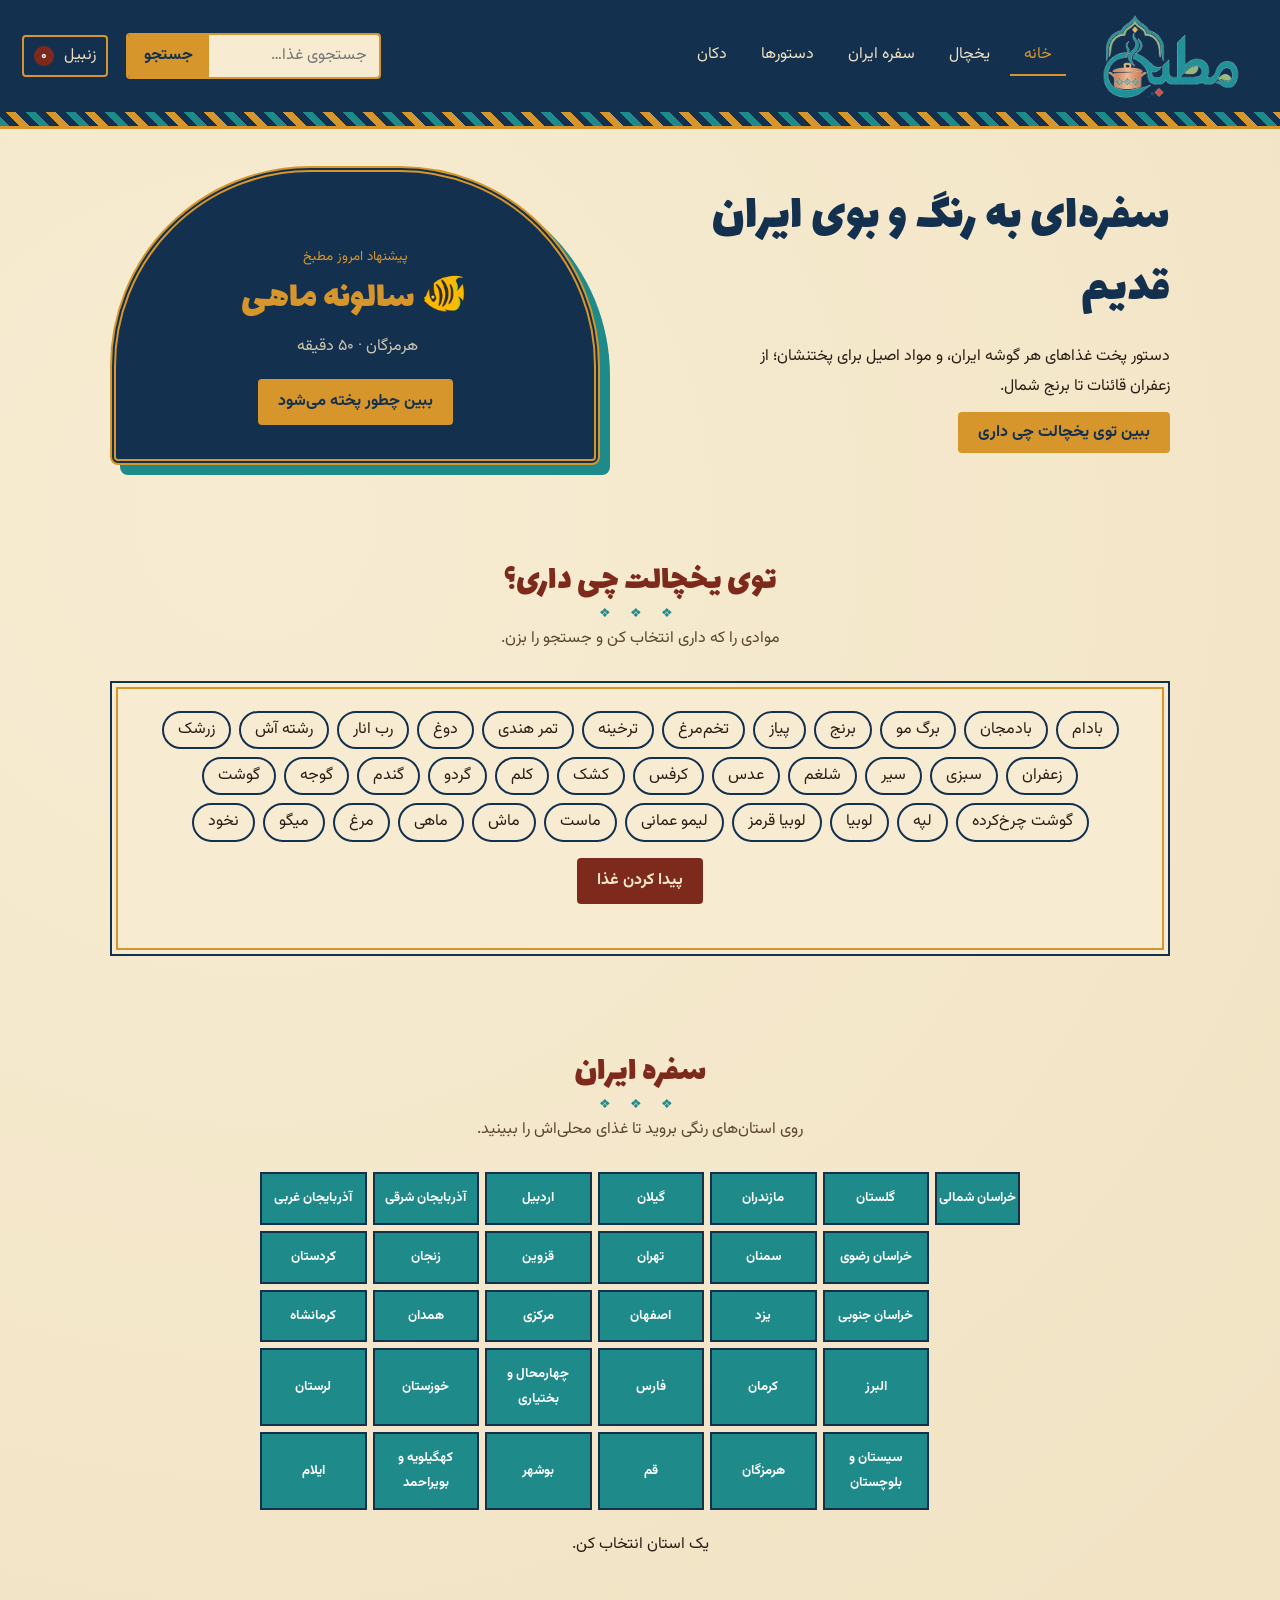
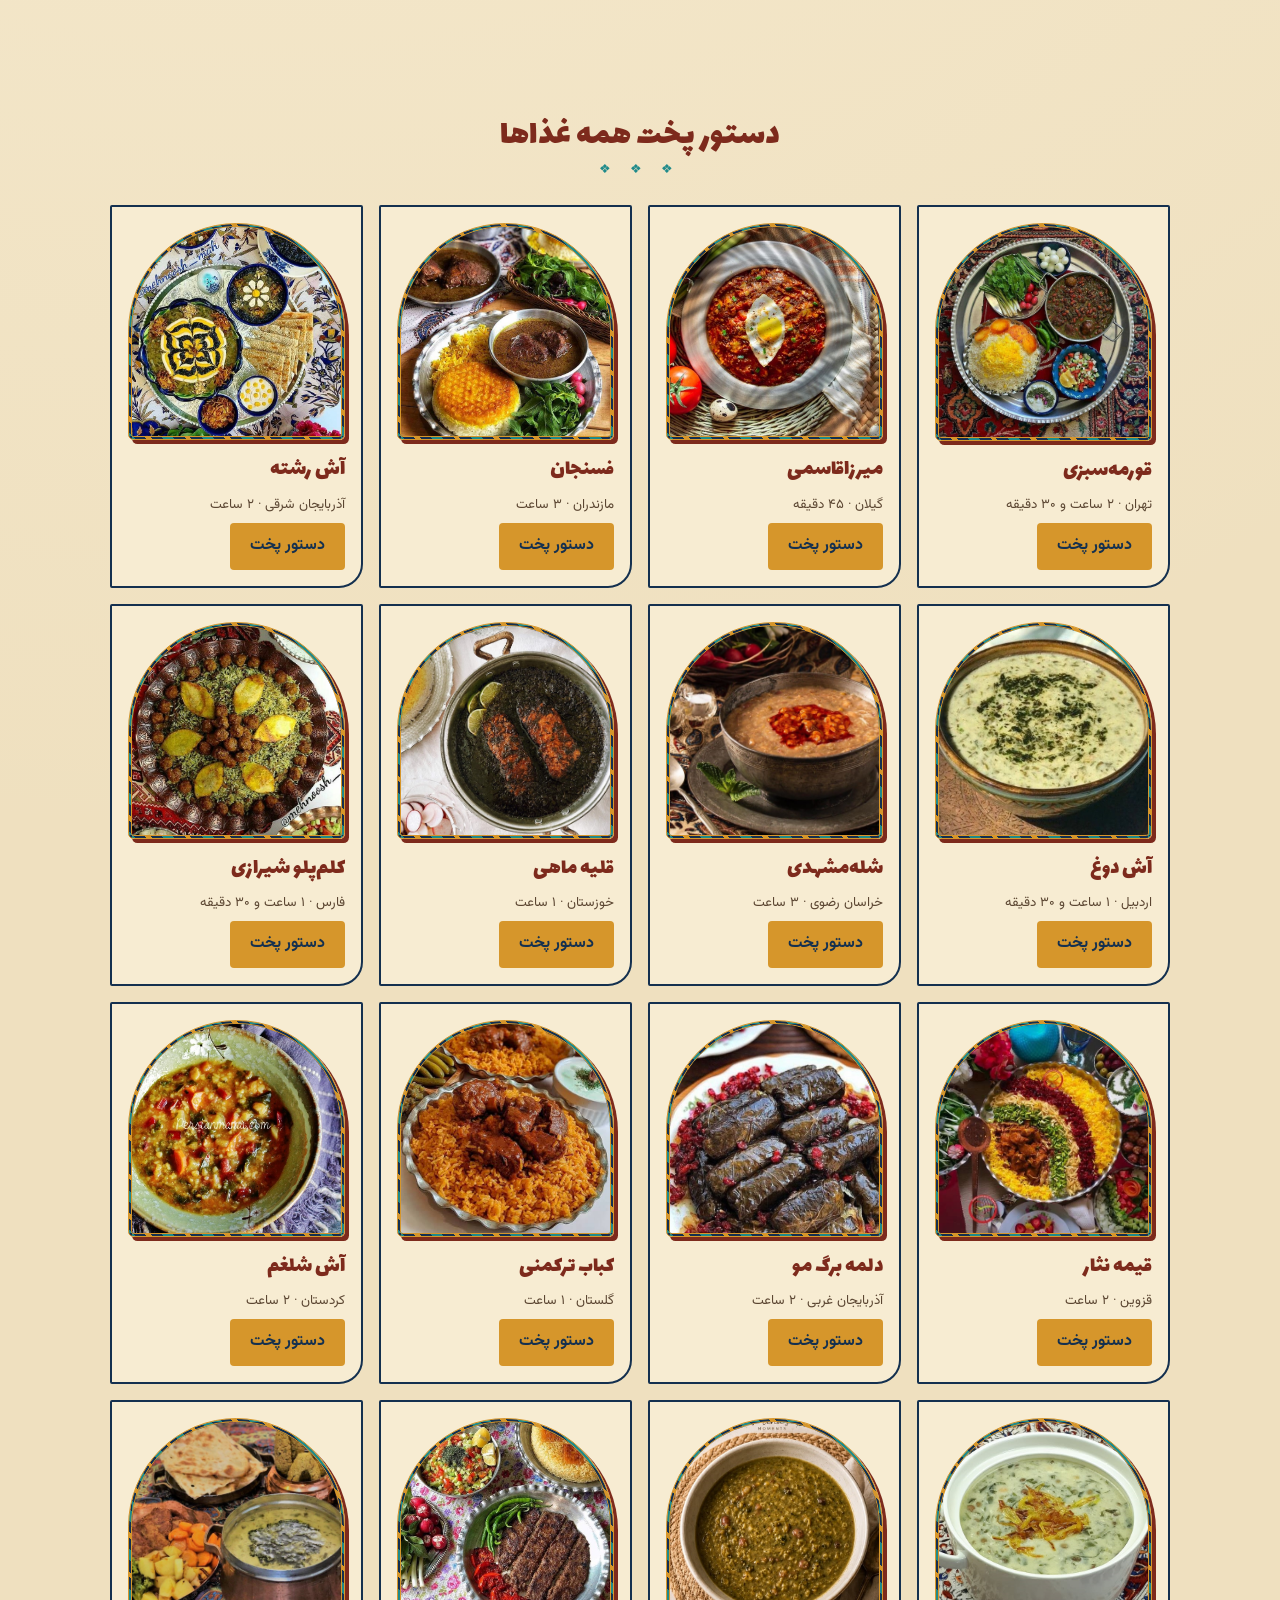
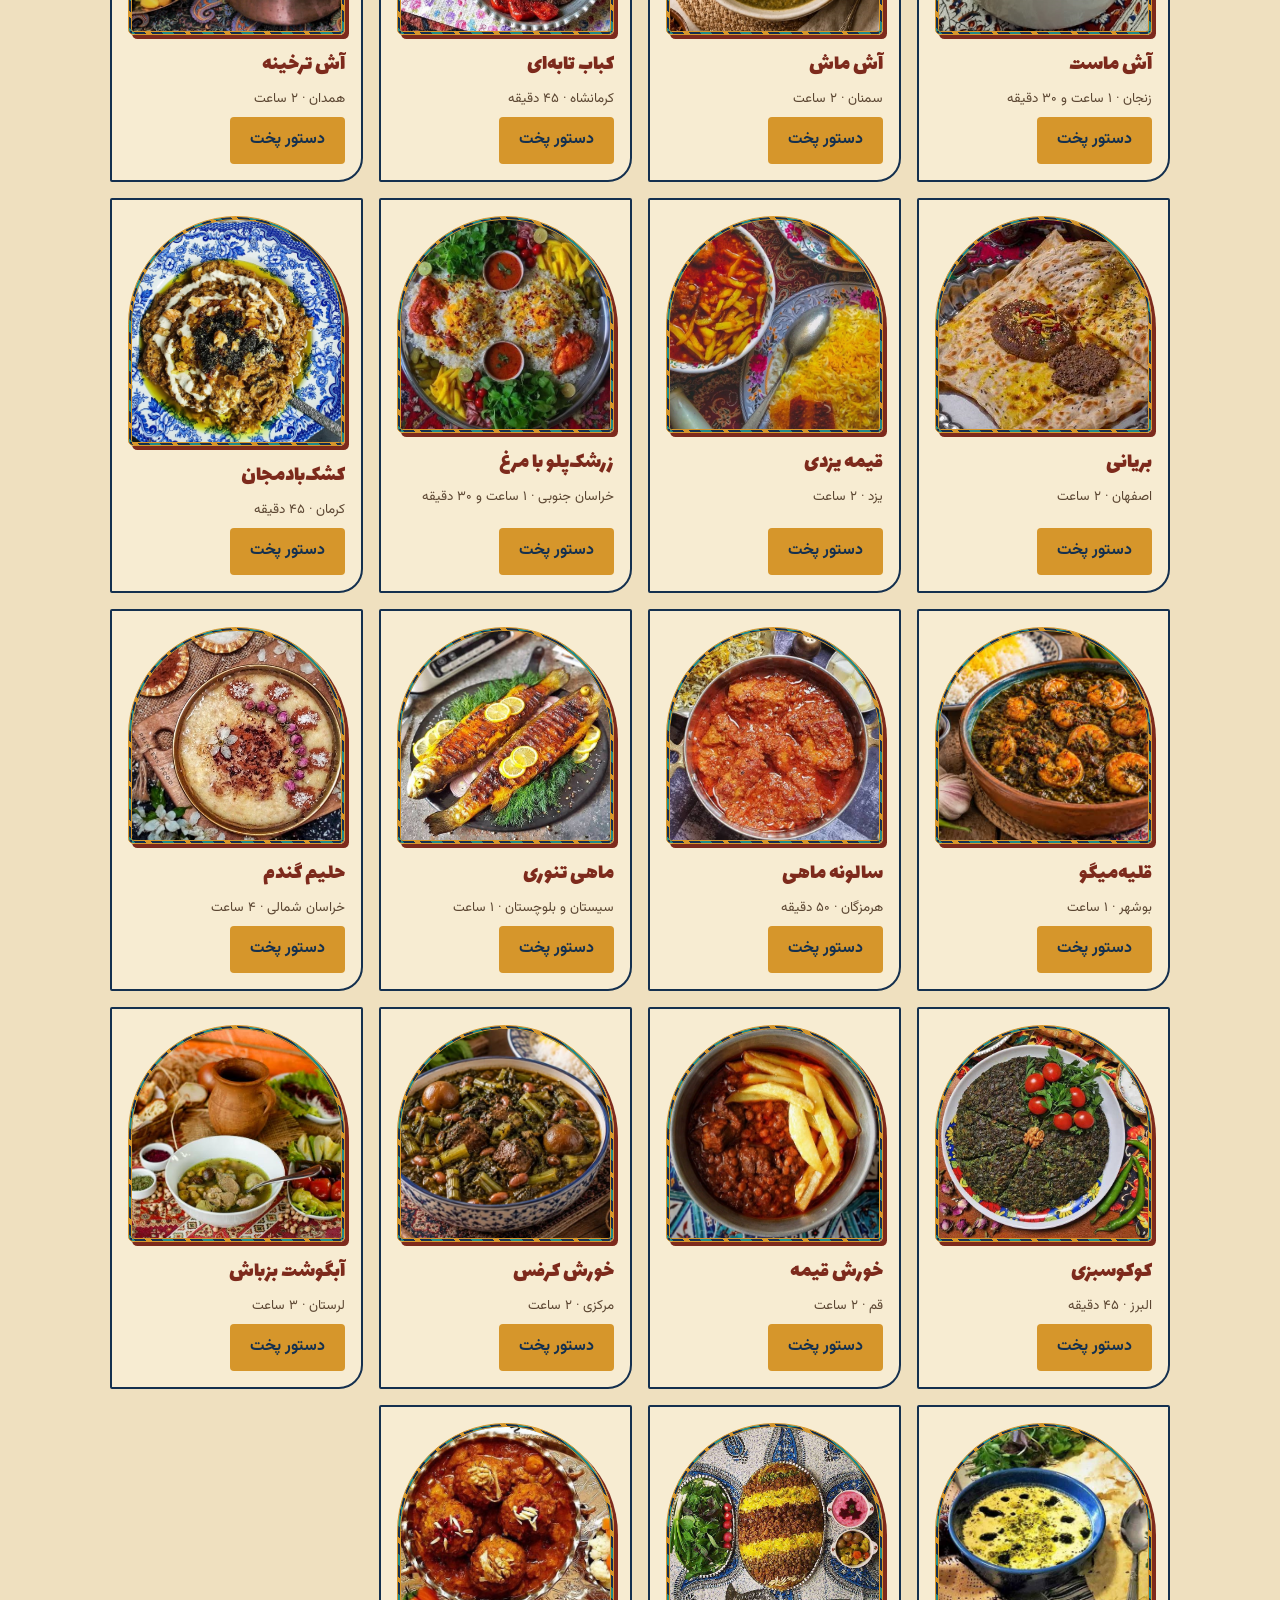
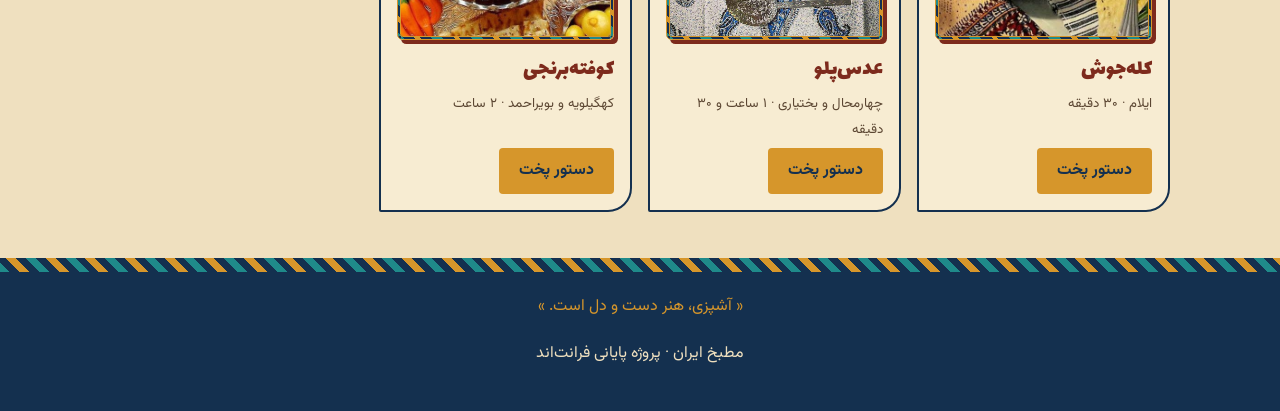
<file: index.html>
<!doctype html>
<html dir="rtl" lang="fa">
 <head>
  <meta charset="utf-8"/>
  <meta content="width=device-width,initial-scale=1" name="viewport"/>
  <title>
   مطبخ ایران
  </title>
  <link href="https://fonts.googleapis.com/css2?family=Lalezar&amp;family=Vazirmatn:wght@400;700&amp;display=swap" rel="stylesheet"/>
  <link href="style.css" rel="stylesheet"/>
 </head>
 <body>
  <nav>
   <div class="nav">
    <a class="logo has-img" href="index.html"><img src="assest/images/logo.png" alt="مطبخ ایران"></a>
    <div class="links">
     <a class="on" href="index.html">
      خانه
     </a>
     <a href="#fridge">
      یخچال
     </a>
     <a href="#sofre">
      سفره ایران
     </a>
     <a href="#recipes">
      دستورها
     </a>
     <a href="shop.html" rel="noopener" target="_blank">
      دکان
     </a>
    </div>
    <form class="search" id="sf" role="search">
     <input aria-label="جستجوی غذا" id="q" placeholder="جستجوی غذا…"/>
     <button>
      جستجو
     </button>
    </form>
    <a class="cart" href="shop.html" rel="noopener" target="_blank">
     زنبیل
     <b id="cb">
      ۰
     </b>
    </a>
   </div>
   <div class="kashi">
   </div>
  </nav>
  <section class="hero">
   <div>
    <h1>
     سفره‌ای به رنگ و بوی ایران قدیم
    </h1>
    <p>
     دستور پخت غذاهای هر گوشه ایران، و مواد اصیل برای پختنشان؛ از زعفران قائنات تا برنج شمال.
    </p>
    <a class="btn" href="#fridge">
     ببین توی یخچالت چی داری
    </a>
   </div>
   <div class="arch" id="pick">
   </div>
  </section>
  <section id="fridge">
   <div class="title">
    <h2>
     توی یخچالت چی داری؟
    </h2>
    <p>
     موادی را که داری انتخاب کن و جستجو را بزن.
    </p>
   </div>
   <div class="panel" id="fridge2">
    <div class="chips" id="chips">
    </div>
    <p style="text-align:center">
     <button class="btn dark" id="go">
      پیدا کردن غذا
     </button>
    </p>
    <div class="res" id="fres">
    </div>
   </div>
  </section>
  <section id="sofre">
   <div class="title">
    <h2>
     سفره ایران
    </h2>
    <p>
     روی استان‌های رنگی بروید تا غذای محلی‌اش را ببینید.
    </p>
   </div>
   <div class="map" id="map">
   </div>
   <div id="prov">
    <p>
     یک استان انتخاب کن.
    </p>
   </div>
  </section>
  <section id="recipes">
   <div class="title">
    <h2>
     دستور پخت همه غذاها
    </h2>
   </div>
   <div class="res" id="all">
   </div>
  </section>
  <footer>
   <div class="kashi" style="margin:-26px -14px 20px">
   </div>
   <q>
    آشپزی، هنر دست و دل است.
   </q>
   <p>
    مطبخ ایران · پروژه پایانی فرانت‌اند
   </p>
  </footer>
  <dialog id="rd">
  </dialog>
  <script src="data.js">
  </script>
  <script src="app.js">
  </script>
 </body>
</html>
</file>
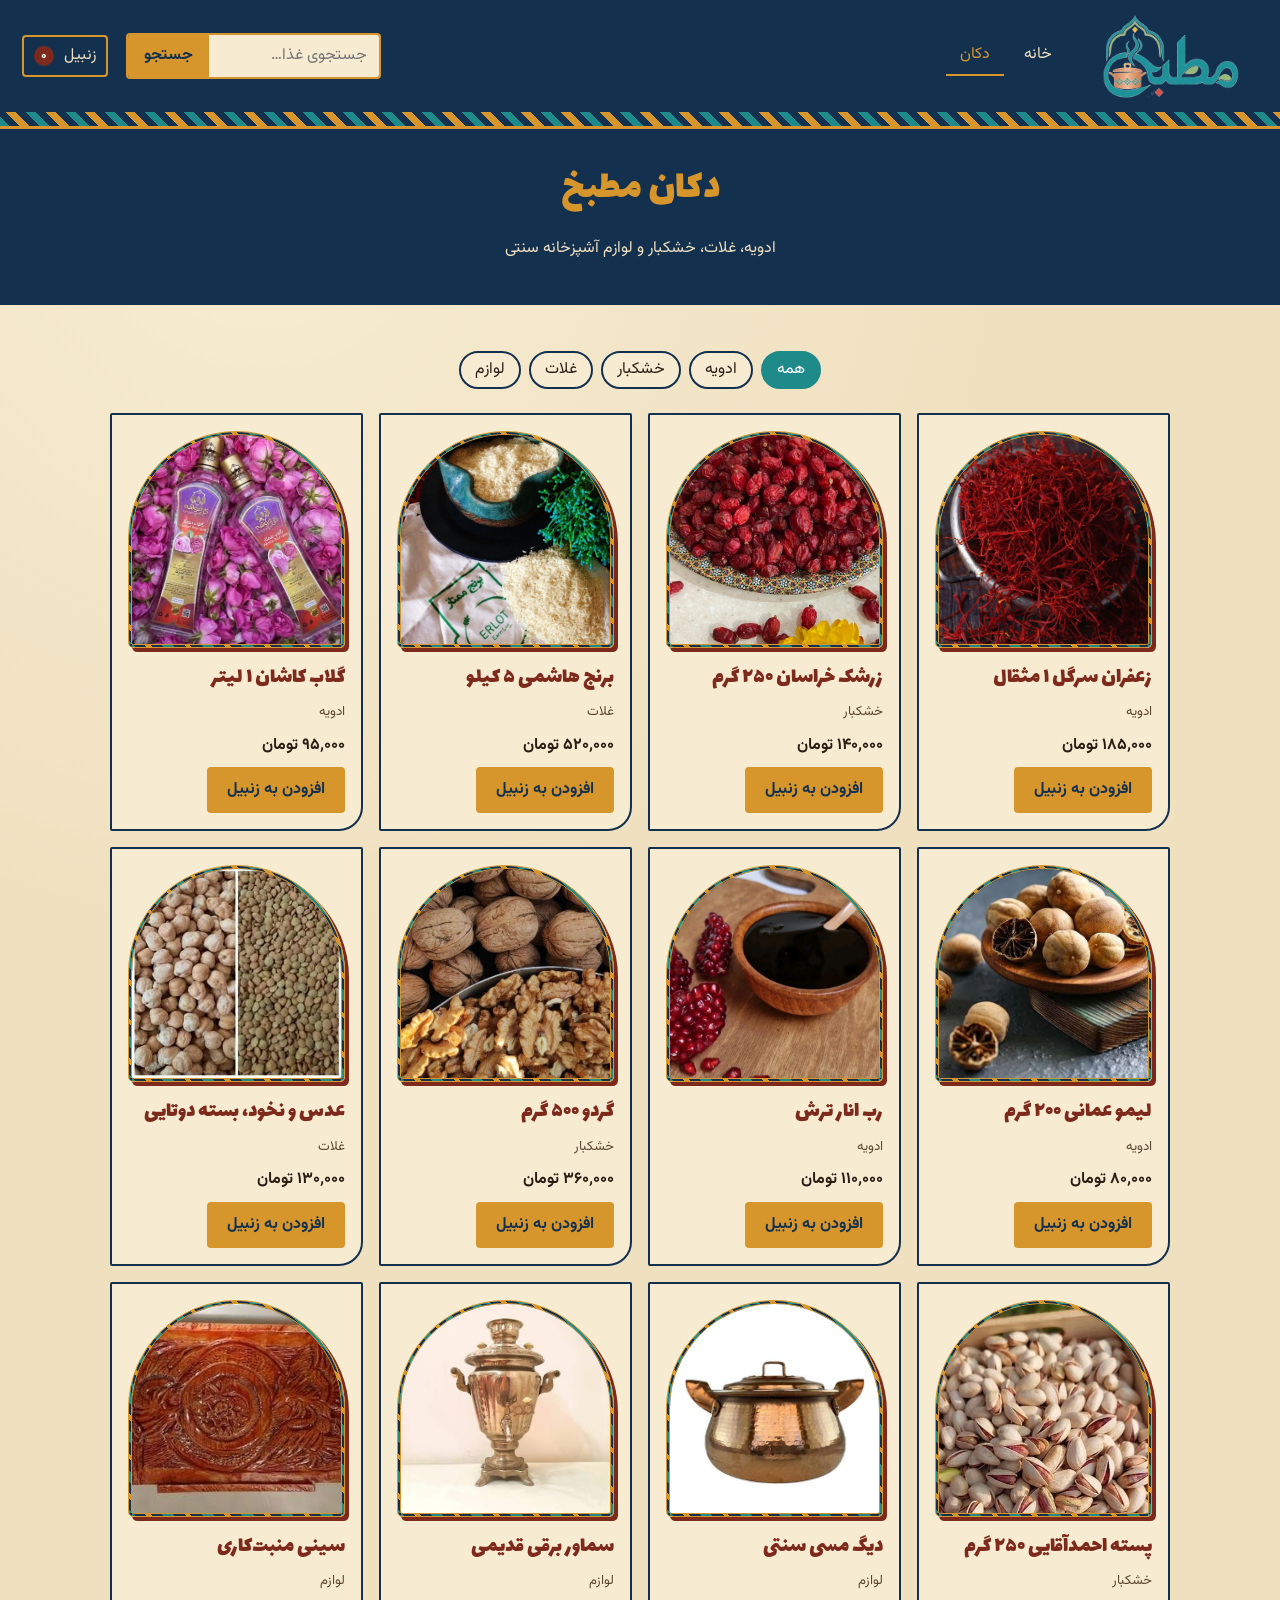
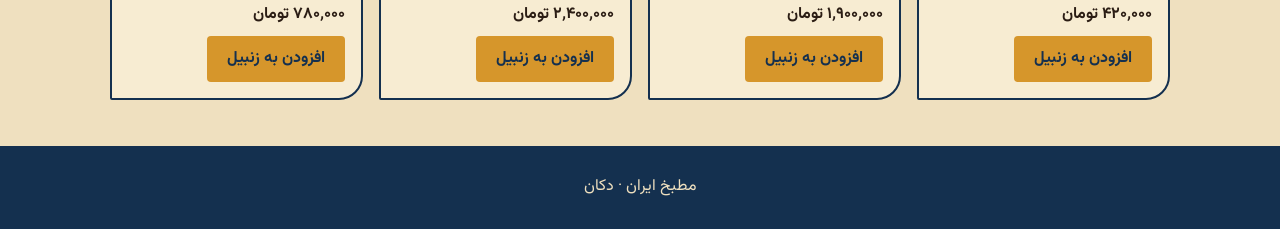
<file: shop.html>
<!doctype html>
<html dir="rtl" lang="fa">
 <head>
  <meta charset="utf-8"/>
  <meta content="width=device-width,initial-scale=1" name="viewport"/>
  <title>
   دکان · مطبخ ایران
  </title>
  <link href="https://fonts.googleapis.com/css2?family=Lalezar&amp;family=Vazirmatn:wght@400;700&amp;display=swap" rel="stylesheet"/>
  <link href="style.css" rel="stylesheet"/>
 </head>
 <body>
  <nav>
   <div class="nav">
    <a class="logo has-img" href="index.html"><img src="assest/images/logo.png" alt="مطبخ ایران"></a>
    <div class="links">
     <a href="index.html">
      خانه
     </a>
     <a class="on" href="shop.html">
      دکان
     </a>
    </div>
    <form action="index.html" class="search" role="search">
     <input aria-label="جستجوی غذا" placeholder="جستجوی غذا…"/>
     <button onclick="location.href='index.html#recipes'" type="button">
      جستجو
     </button>
    </form>
    <button class="cart" id="cartbtn">
     زنبیل
     <b id="cb">
      ۰
     </b>
    </button>
   </div>
   <div class="kashi">
   </div>
  </nav>
  <header class="shophead">
   <h1>
    دکان مطبخ
   </h1>
   <p>
    ادویه، غلات، خشکبار و لوازم آشپزخانه سنتی
   </p>
  </header>
  <section>
   <div class="chips" id="cats" style="margin-bottom:24px">
   </div>
   <div class="res" id="shop">
   </div>
  </section>
  <footer>
   مطبخ ایران · دکان
  </footer>
  <dialog id="cd">
   <button class="btn dark close" onclick="this.closest('dialog').close()">
    بستن
   </button>
   <h2>
 زنبیل خرید
   </h2>
   <div id="cl">
   </div>
  </dialog>
  <script src="data.js">
  </script>
  <script src="app.js">
  </script>
 </body>
</html>
</file>
<file: style.css>
:root {
  --lap:#14304f;
  --fir:#1f8a8a;
  --zaf:#d6962b;
  --kah:#efe0bf;
  --aj:#7d2a1c;
  --ink:#2b1d14;
  --paper:#f7ecd2;
}

* {
  box-sizing:border-box;
}

body {
  margin:0;
  font-family:Vazirmatn,Tahoma,sans-serif;
  background:var(--kah) radial-gradient(circle at 20% 10%,#f7ecd2 0,transparent 40%);
  color:var(--ink);
  line-height:1.9;
}

a {
  color:inherit;
  text-decoration:none;
}

h1,h2,h3 {
  font-family:Lalezar,Vazirmatn,serif;
  font-weight:400;
  margin:0;
  line-height:1.4;
}

:focus-visible {
  outline:3px solid var(--zaf);
  outline-offset:2px;
}

.kashi {
  height:14px;
  background:repeating-linear-gradient(45deg,var(--fir) 0 7px,var(--lap) 7px 14px,var(--zaf) 14px 21px,var(--lap) 21px 28px);
}

nav {
  position:sticky;
  top:0;
  z-index:20;
  background:var(--lap);
  color:var(--kah);
  box-shadow:0 3px 0 var(--zaf);
}

.nav {
  display:flex;
  align-items:center;
  gap:18px;
  padding:10px 22px;
  flex-wrap:wrap;
}

.logo {
  display:flex;
  align-items:center;
  gap:10px;
  font-family:Lalezar;
  font-size:1.7rem;
   border: none;
    outline: none;
    box-shadow: none;
    background: transparent;
}
.logo img {
    display: block;
    border: none;
    outline: none;
    box-shadow: none;
    background: transparent;
    border-radius: 0;
}
.logo i {
  font-style:normal;
  display:grid;
  place-items:center;
  width:40px;
  height:40px;
  transform:rotate(45deg);
}

.logo i b {
  transform:rotate(-45deg);
  font-weight:400;
  font-size:1.3rem;
}

.links {
  display:flex;
  gap:6px;
  flex:1;
}

.links a {
  padding:4px 14px;
  border-bottom:2px solid transparent;
}

.links a:hover,.links a.on {
  border-color:var(--zaf);
  color:var(--zaf);
}

.search {
  display:flex;
  border:2px solid var(--zaf);
  border-radius:4px;
  overflow:hidden;
}

.search input {
  border:0;
  padding:6px 12px;
  background:var(--paper);
  font:inherit;
  width:170px;
}

.search button,.btn {
  border:0;
  background:var(--zaf);
  color:var(--lap);
  font:inherit;
  font-weight:700;
  padding:6px 16px;
  cursor:pointer;
}

.btn {
  border-radius:4px;
  padding:8px 20px;
}

.btn:hover,.search button:hover {
  background:#e9ad45;
}

.btn.dark {
  background:var(--aj);
  color:var(--paper);
}

.cart {
  position:relative;
  padding:4px 10px;
  border:2px solid var(--zaf);
  border-radius:4px;
  cursor:pointer;
  background:none;
  color:inherit;
  font:inherit;
}

.cart b {
  background:var(--aj);
  color:#fff;
  border-radius:10px;
  padding:0 7px;
  font-size:.8rem;
  margin-right:6px;
}

section {
  max-width:1100px;
  margin:0 auto;
  padding:46px 20px;
}

.title {
  text-align:center;
  margin-bottom:26px;
}

.title h2 {
  font-size:2.2rem;
  color:var(--aj);
}

.title h2::after {
  content:"❖ ❖ ❖";
  display:block;
  font-family:Vazirmatn;
  font-size:.8rem;
  color:var(--fir);
  letter-spacing:8px;
}

.title p {
  margin:0;
  color:#5b4632;
}

.hero {
  display:grid;
  grid-template-columns:1.1fr 1fr;
  gap:30px;
  align-items:center;
  padding-top:40px;
}

.hero h1 {
  font-size:3.2rem;
  color:var(--lap);
}

.hero p {
  max-width:46ch;
}

.arch {
  background:var(--lap);
  color:var(--kah);
  border:6px double var(--zaf);
  border-radius:200px 200px 8px 8px;
  padding:70px 30px 34px;
  text-align:center;
  box-shadow:10px 10px 0 var(--fir);
}

.arch small {
  color:var(--zaf);
}

.arch h2 {
  font-size:2.4rem;
  color:var(--zaf);
}

.arch .meta {
  opacity:.85;
  margin:6px 0 16px;
}

.chips {
  display:flex;
  flex-wrap:wrap;
  gap:8px;
  justify-content:center;
}

.chip {
  border:2px solid var(--lap);
  background:var(--paper);
  padding:2px 14px;
  border-radius:20px;
  cursor:pointer;
  font:inherit;
  color:var(--ink);
}

.chip[aria-pressed=true] {
  background:var(--fir);
  border-color:var(--fir);
  color:#fff;
}

.panel {
  background:var(--paper);
  border:2px solid var(--lap);
  outline:2px solid var(--zaf);
  outline-offset:-8px;
  padding:28px;
}

.res {
  display:grid;
  grid-template-columns:repeat(auto-fill,minmax(220px,1fr));
  gap:16px;
  margin-top:22px;
}

.card {
  background:var(--paper);
  border:2px solid var(--lap);
  padding:16px;
  display:flex;
  flex-direction:column;
  gap:6px;
  border-radius:2px 2px 24px 2px;
}

.card h3 {
  color:var(--aj);
  font-size:1.4rem;
}

.card .e {
  font-size:2.4rem;
}

.card .btn {
  margin-top:auto;
  align-self:flex-start;
}

.card small {
  color:#5b4632;
}

.tag {
  color:var(--aj);
  font-size:.85rem;
}

.map {
  direction:ltr;
  display:grid;
  grid-template-columns:repeat(6,1fr);
  gap:6px;
  max-width:760px;
  margin:0 auto;
}

.map button {
  grid-column:var(--x);
  grid-row:var(--y);
  border:2px solid var(--lap);
  background:var(--paper);
  font:inherit;
  font-size:.82rem;
  padding:12px 2px;
  cursor:default;
  color:#8a7a62;
  direction:rtl;
}

.map button.has {
  background:var(--fir);
  color:#fff;
  cursor:pointer;
  font-weight:700;
}

.map button.has:hover,.map button.on {
  background:var(--zaf);
  color:var(--lap);
  transform:translateY(-3px);
  box-shadow:0 4px 0 var(--aj);
}

#prov {
  text-align:center;
  margin-top:20px;
  min-height:90px;
}

footer {
  background:var(--lap);
  color:var(--kah);
  text-align:center;
  padding:26px 14px;
}

footer q {
  color:var(--zaf);
}

dialog {
  max-width:620px;
  width:92%;
  border:6px double var(--zaf);
  background:var(--paper);
  color:var(--ink);
  padding:26px;
  font-family:inherit;
}

dialog::backdrop {
  background:#14304fcc;
}

dialog h2 {
  color:var(--aj);
  font-size:2rem;
}

dialog ol,dialog ul {
  padding-right:22px;
}

.close {
  float:left;
}

.shophead {
  background:var(--lap);
  color:var(--kah);
  text-align:center;
  padding:34px 10px 24px;
}

.shophead h1 {
  color:var(--zaf);
  font-size:2.6rem;
}

.row {
  display:flex;
  gap:10px;
  align-items:center;
  justify-content:space-between;
  border-bottom:1px dashed var(--lap);
  padding:6px 0;
}

.row button {
  border:1px solid var(--lap);
  background:var(--kah);
  width:28px;
  cursor:pointer;
}

@media(max-width:760px) {
  .hero {
    grid-template-columns:1fr;
  }
  .hero h1 {
    font-size:2.4rem;
  }
  .links {
    order:3;
    width:100%;
    overflow-x:auto;
  }
  .search input {
    width:120px;
  }
}

@media(prefers-reduced-motion:no-preference) {
  .arch {
    animation:rise .8s ease-out;
  }
  @keyframes rise {
    from {
      opacity:0;
      transform:translateY(24px);
    }
  }
}


.pimg {
  aspect-ratio: 1;
  display: grid;
  place-items: center;
  background:
    radial-gradient(circle at 50% 55%, var(--paper) 0 32%, transparent 33%),
    repeating-linear-gradient(45deg, var(--fir) 0 8px, var(--lap) 8px 16px, var(--zaf) 16px 20px, var(--lap) 20px 28px);
  border: 4px double var(--zaf);
  border-radius: 120px 120px 6px 6px;
  box-shadow: 4px 4px 0 var(--aj);
  margin-bottom: 8px;
}
.pimg span {
  font-size: 3.4rem;
  margin-top: 14%;
}
.pimg img {
  width: 100%;
  height: 100%;
  object-fit: cover;
  border-radius: 114px 114px 2px 2px;
}


.logo.has-img {
  
  border-radius: 46px 46px 6px 6px;
  padding: 4px 18px 2px;
  
}
.logo.has-img img {
  display: block;
  height: 86px;
  width: auto;
}
@media (max-width: 760px) {
  .logo.has-img img {
    height: 62px;
  }
}
</file>
